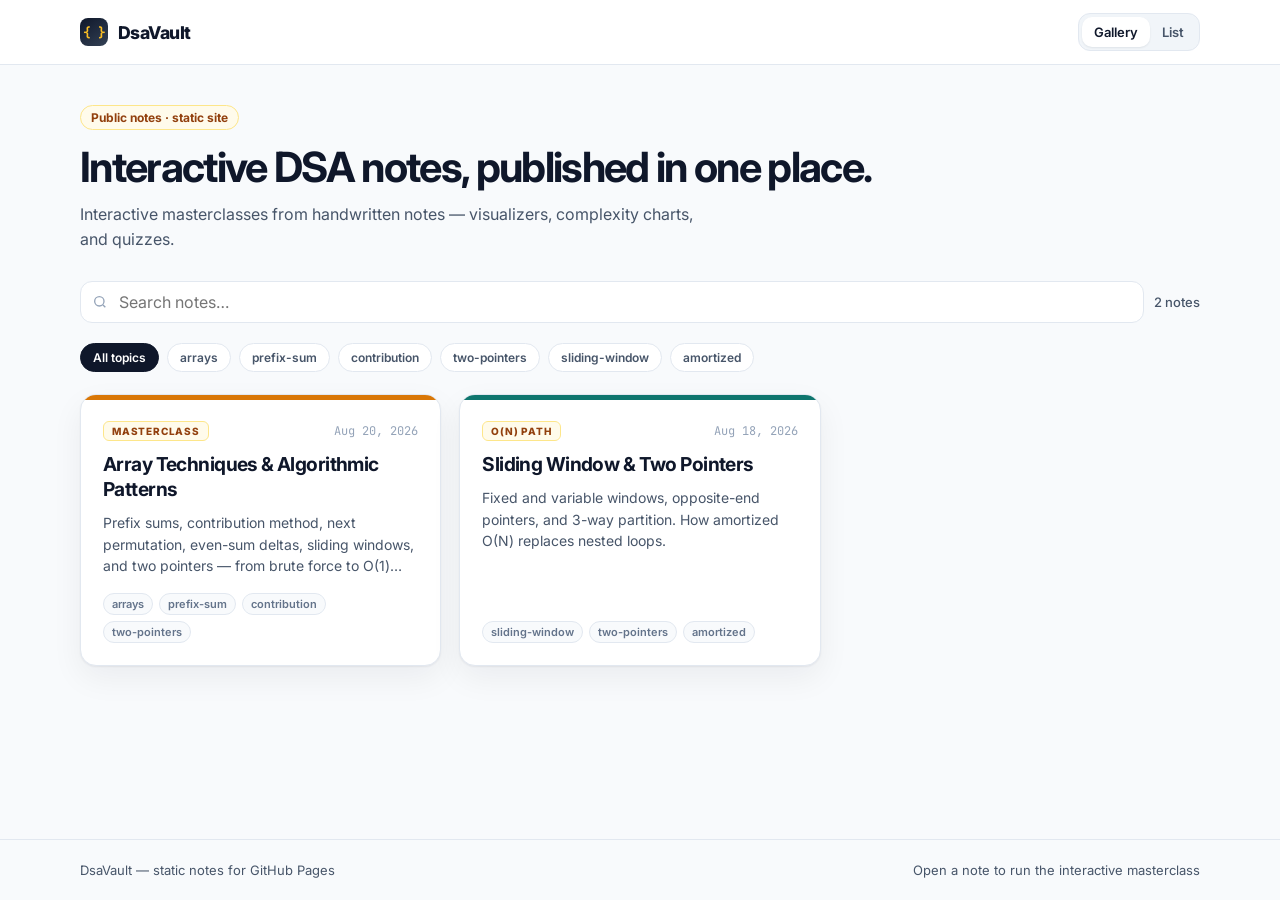
<file: index.html>
<!DOCTYPE html>
<html lang="en">
<head>
  <meta charset="UTF-8">
  <meta name="viewport" content="width=device-width, initial-scale=1.0">
  <title>DsaVault — published notes</title>
  <meta name="description" content="Public interactive DSA notes: arrays, sliding window, two pointers, and more.">
  <link rel="preconnect" href="https://fonts.googleapis.com">
  <link rel="preconnect" href="https://fonts.gstatic.com" crossorigin>
  <link href="https://fonts.googleapis.com/css2?family=Inter:wght@400;500;600;700;800&family=JetBrains+Mono:wght@500;700&display=swap" rel="stylesheet">
  <link rel="stylesheet" href="assets/styles.css">
</head>
<body>
  <header class="site-header">
    <div class="wrap header-inner">
      <a class="brand" href="./">
        <span class="brand-mark">{ }</span>
        DsaVault
      </a>
      <div class="header-actions">
        <div class="view-toggle" role="group" aria-label="Layout">
          <button type="button" class="view-btn" id="view-gallery" aria-pressed="true">Gallery</button>
          <button type="button" class="view-btn" id="view-list" aria-pressed="false">List</button>
        </div>
      </div>
    </div>
  </header>

  <main class="wrap">
    <section class="hero">
      <div class="kicker">Public notes · static site</div>
      <h1>Interactive DSA notes, published in one place.</h1>
      <p>
        Interactive masterclasses from handwritten notes — visualizers, complexity charts, and quizzes.
      </p>
    </section>

    <div class="toolbar">
      <label class="search">
        <svg width="16" height="16" viewBox="0 0 24 24" fill="none" stroke="currentColor" stroke-width="2" aria-hidden="true">
          <circle cx="11" cy="11" r="7"></circle>
          <path d="M20 20l-3.5-3.5"></path>
        </svg>
        <input id="search" type="search" placeholder="Search notes…" autocomplete="off">
      </label>
      <span class="meta-count" id="count"></span>
    </div>

    <div class="tags" id="tags" role="tablist" aria-label="Filter by topic"></div>
    <section class="gallery" id="notes" aria-live="polite"></section>
  </main>

  <footer class="site-footer">
    <div class="wrap">
      <span>DsaVault — static notes for GitHub Pages</span>
      <span>Open a note to run the interactive masterclass</span>
    </div>
  </footer>

  <script src="assets/catalog.js"></script>
  <script src="assets/app.js"></script>
</body>
</html>
</file>
<file: assets/styles.css>
:root {
  --ink: #0f172a;
  --muted: #475569;
  --line: #e2e8f0;
  --paper: #f8fafc;
  --card: #ffffff;
  --amber: #d97706;
  --amber-soft: #fffbeb;
  --amber-line: #fde68a;
  --shadow: 0 1px 2px rgba(15, 23, 42, 0.06), 0 12px 32px rgba(15, 23, 42, 0.06);
  --radius: 16px;
}

* { box-sizing: border-box; }

html, body {
  margin: 0;
  padding: 0;
  background: var(--paper);
  color: var(--ink);
  font-family: Inter, system-ui, sans-serif;
  min-height: 100%;
}

body {
  display: flex;
  flex-direction: column;
  min-height: 100vh;
}

a { color: inherit; text-decoration: none; }

.site-header {
  position: sticky;
  top: 0;
  z-index: 20;
  background: rgba(255, 255, 255, 0.92);
  backdrop-filter: blur(10px);
  border-bottom: 1px solid var(--line);
}

.wrap {
  width: min(1120px, calc(100% - 32px));
  margin: 0 auto;
}

.header-inner {
  display: flex;
  align-items: center;
  justify-content: space-between;
  gap: 16px;
  height: 64px;
}

.brand {
  display: flex;
  align-items: center;
  gap: 10px;
  font-weight: 800;
  letter-spacing: -0.03em;
  font-size: 1.1rem;
}

.brand-mark {
  width: 28px;
  height: 28px;
  border-radius: 8px;
  background: linear-gradient(145deg, #0f172a, #334155);
  color: #fbbf24;
  display: grid;
  place-items: center;
  font-family: "JetBrains Mono", ui-monospace, monospace;
  font-size: 13px;
  font-weight: 700;
}

.header-actions {
  display: flex;
  align-items: center;
  gap: 8px;
}

.icon-btn, .view-btn {
  border: 1px solid var(--line);
  background: #fff;
  color: var(--muted);
  border-radius: 10px;
  height: 36px;
  padding: 0 12px;
  font-size: 13px;
  font-weight: 600;
  cursor: pointer;
  font-family: inherit;
}

.view-toggle {
  display: flex;
  padding: 3px;
  background: #f1f5f9;
  border-radius: 12px;
  border: 1px solid var(--line);
}

.view-toggle .view-btn {
  border: 0;
  background: transparent;
  height: 30px;
}

.view-toggle .view-btn.active {
  background: #fff;
  color: var(--ink);
  box-shadow: 0 1px 2px rgba(15, 23, 42, 0.08);
}

.hero {
  padding: 40px 0 28px;
}

.kicker {
  display: inline-flex;
  align-items: center;
  gap: 6px;
  font-size: 12px;
  font-weight: 700;
  color: #92400e;
  background: var(--amber-soft);
  border: 1px solid var(--amber-line);
  padding: 4px 10px;
  border-radius: 999px;
  margin-bottom: 14px;
}

.hero h1 {
  margin: 0 0 10px;
  font-size: clamp(1.8rem, 4vw, 2.6rem);
  letter-spacing: -0.04em;
  line-height: 1.15;
}

.hero p {
  margin: 0;
  max-width: 62ch;
  color: var(--muted);
  line-height: 1.6;
}

.toolbar {
  display: flex;
  flex-wrap: wrap;
  gap: 10px;
  align-items: center;
  margin-bottom: 20px;
}

.search {
  flex: 1 1 240px;
  position: relative;
}

.search input {
  width: 100%;
  height: 42px;
  border-radius: 12px;
  border: 1px solid var(--line);
  padding: 0 14px 0 38px;
  font: inherit;
  background: #fff;
  color: var(--ink);
}

.search input:focus {
  outline: 2px solid #fde68a;
  border-color: #f59e0b;
}

.search svg {
  position: absolute;
  left: 12px;
  top: 50%;
  transform: translateY(-50%);
  color: #94a3b8;
}

.meta-count {
  font-size: 13px;
  color: var(--muted);
  font-weight: 500;
}

.tags {
  display: flex;
  flex-wrap: wrap;
  gap: 8px;
  margin-bottom: 22px;
}

.tag {
  border: 1px solid var(--line);
  background: #fff;
  color: var(--muted);
  border-radius: 999px;
  padding: 6px 12px;
  font-size: 12px;
  font-weight: 600;
  cursor: pointer;
  font-family: inherit;
}

.tag.active {
  background: var(--ink);
  color: #fff;
  border-color: var(--ink);
}

.gallery {
  display: grid;
  grid-template-columns: repeat(auto-fill, minmax(320px, 1fr));
  gap: 18px;
  padding-bottom: 48px;
}

.list {
  display: flex;
  flex-direction: column;
  gap: 8px;
  padding-bottom: 48px;
}

.card {
  display: flex;
  flex-direction: column;
  background: var(--card);
  border: 1px solid var(--line);
  border-radius: var(--radius);
  box-shadow: var(--shadow);
  overflow: hidden;
  color: inherit;
  cursor: pointer;
  transition: transform 0.15s ease, border-color 0.15s ease, box-shadow 0.15s ease;
}

.card:hover,
.card:focus-visible {
  transform: translateY(-3px);
  border-color: #cbd5e1;
  box-shadow: 0 8px 28px rgba(15, 23, 42, 0.1);
  outline: none;
}

.card:focus-visible {
  outline: 2px solid #f59e0b;
  outline-offset: 2px;
}

.card-top {
  display: block;
  height: 5px;
  flex-shrink: 0;
  background: var(--accent, var(--amber));
}

.card-body {
  display: flex;
  flex-direction: column;
  gap: 10px;
  padding: 20px 22px 22px;
  flex: 1;
  min-height: 0;
}

.card-meta {
  display: flex;
  align-items: center;
  justify-content: space-between;
  gap: 12px;
  min-height: 22px;
}

.card-meta time {
  font-size: 12px;
  color: #94a3b8;
  font-family: "JetBrains Mono", ui-monospace, monospace;
  white-space: nowrap;
}

.badge {
  font-size: 10px;
  font-weight: 800;
  letter-spacing: 0.08em;
  text-transform: uppercase;
  color: #92400e;
  background: var(--amber-soft);
  border: 1px solid var(--amber-line);
  padding: 3px 8px;
  border-radius: 6px;
}

.card h2 {
  margin: 0;
  font-size: 1.2rem;
  letter-spacing: -0.03em;
  line-height: 1.3;
}

.card p {
  margin: 0;
  color: var(--muted);
  font-size: 14px;
  line-height: 1.55;
  display: -webkit-box;
  -webkit-line-clamp: 3;
  -webkit-box-orient: vertical;
  overflow: hidden;
  flex: 1;
}

.card-tags {
  display: flex;
  flex-wrap: wrap;
  gap: 6px;
  margin-top: auto;
  padding-top: 6px;
}

.card-tags span {
  font-size: 11px;
  font-weight: 600;
  color: #64748b;
  background: #f8fafc;
  border: 1px solid var(--line);
  padding: 3px 8px;
  border-radius: 999px;
}

.list .card {
  flex-direction: row;
  align-items: stretch;
}

.list .card:hover,
.list .card:focus-visible {
  transform: none;
}

.list .card-top {
  width: 5px;
  height: auto;
}

.list .card-body {
  display: grid;
  grid-template-columns: 1fr auto;
  grid-template-rows: auto auto auto;
  column-gap: 24px;
  row-gap: 6px;
  padding: 16px 20px;
  align-items: center;
}

.list .card-meta {
  grid-column: 2;
  grid-row: 1;
  justify-content: flex-end;
}

.list .card-meta .badge { display: none; }

.list h2 {
  grid-column: 1;
  grid-row: 1;
  font-size: 1.05rem;
}

.list p {
  grid-column: 1;
  grid-row: 2;
  -webkit-line-clamp: 1;
}

.list .card-tags {
  grid-column: 1 / -1;
  grid-row: 3;
  margin-top: 2px;
  padding-top: 0;
}

.empty {
  grid-column: 1 / -1;
  text-align: center;
  color: var(--muted);
  padding: 48px 16px;
  border: 1px dashed var(--line);
  border-radius: var(--radius);
  background: #fff;
}

.site-footer {
  margin-top: auto;
  border-top: 1px solid var(--line);
  padding: 22px 0;
  color: var(--muted);
  font-size: 13px;
}

.site-footer .wrap {
  display: flex;
  justify-content: space-between;
  gap: 12px;
  flex-wrap: wrap;
}

@media (max-width: 720px) {
  .list .card {
    flex-direction: column;
  }
  .list .card-top {
    width: 100%;
    height: 5px;
  }
  .list .card-body {
    display: flex;
  }
  .list .card-meta .badge { display: inline-flex; }
}
</file>
